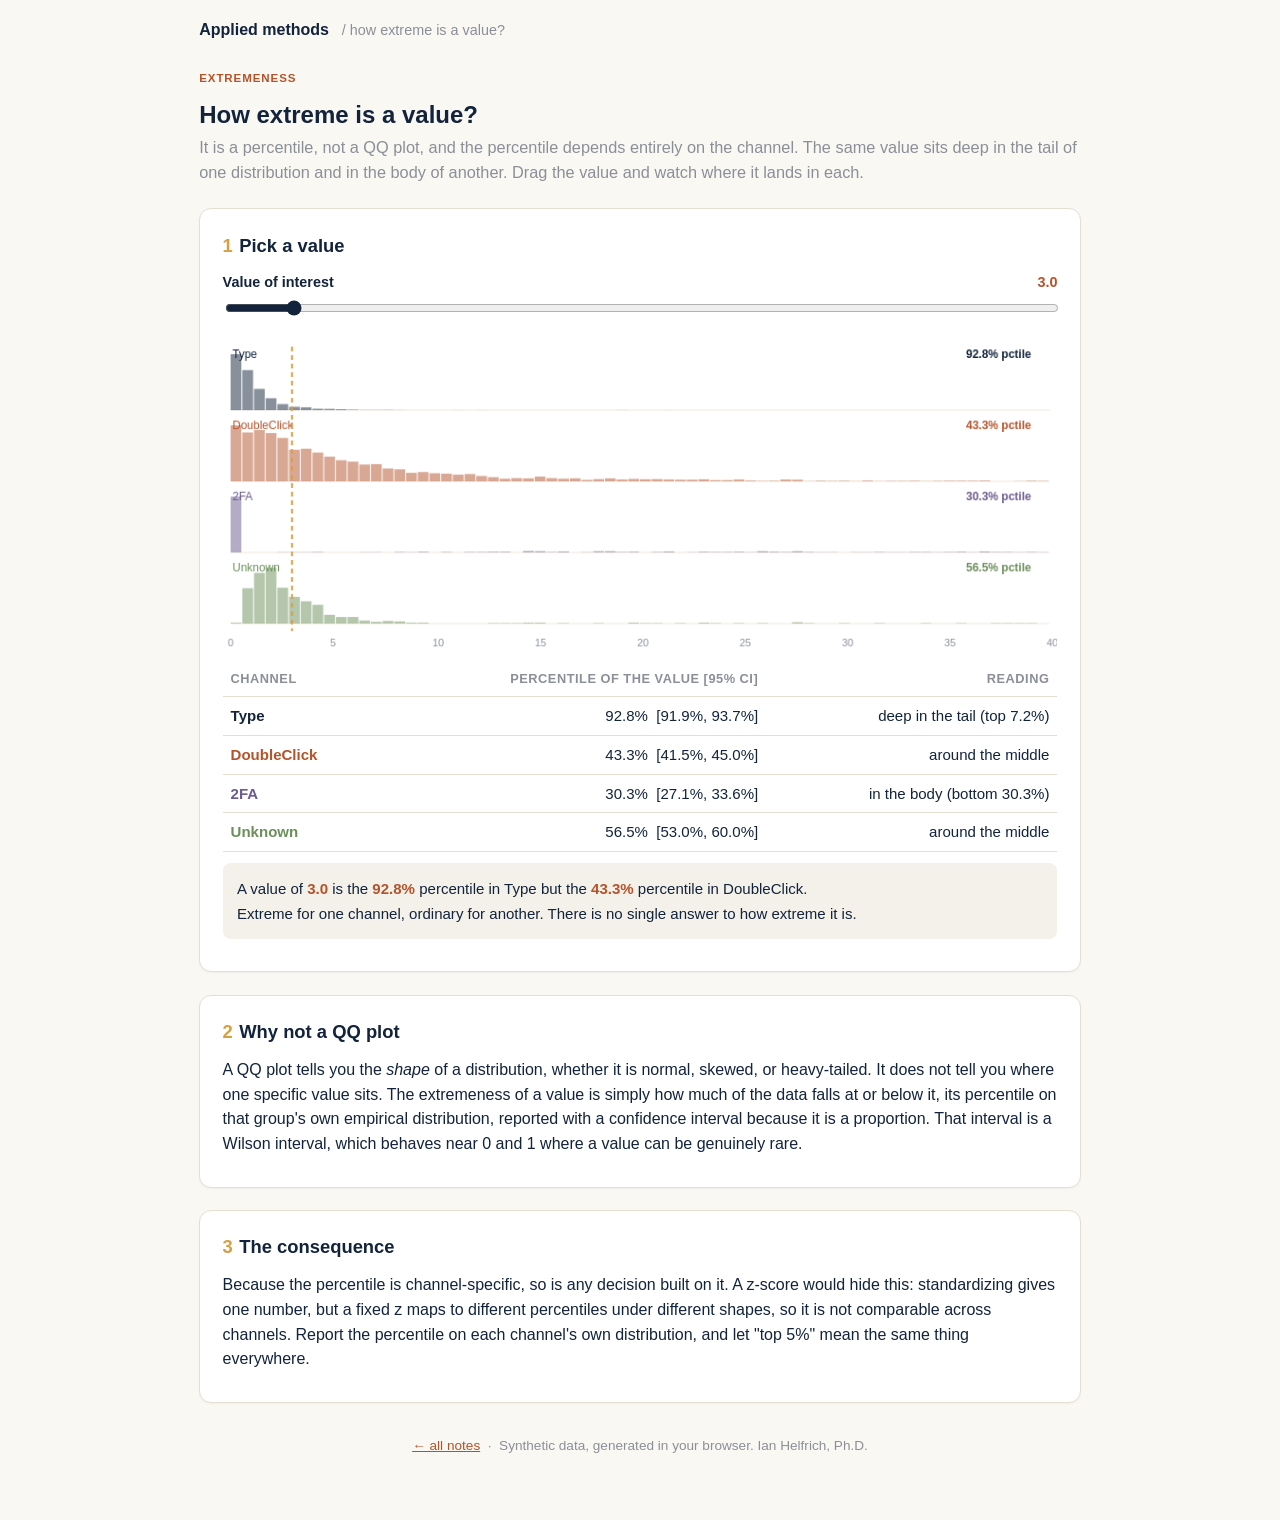
<file: extremeness.html>
<!doctype html>
<html lang="en">
<head>
<meta charset="utf-8">
<meta name="viewport" content="width=device-width, initial-scale=1">
<title>How extreme is a value?</title>
<link rel="stylesheet" href="style.css">
</head>
<body>
<nav class="top"><a class="home" href="index.html">Applied methods</a><span class="crumb">/ how extreme is a value?</span></nav>
<div class="wrap">
<header>
  <div class="tag">Extremeness</div>
  <h1>How extreme is a value?</h1>
  <p class="sub">It is a percentile, not a QQ plot, and the percentile depends entirely on the channel. The same value sits deep in the tail of one distribution and in the body of another. Drag the value and watch where it lands in each.</p>
</header>

<div class="card">
  <h2><span class="n">1</span>Pick a value</h2>
  <div class="controls"><div class="ctrl">
    <label>Value of interest <b id="vOut"></b></label>
    <input id="v" type="range" min="0" max="40" step="0.1" value="3">
  </div></div>
  <canvas id="dens" width="880" height="330"></canvas>
  <table>
    <thead><tr><th>channel</th><th>percentile of the value [95% CI]</th><th>reading</th></tr></thead>
    <tbody id="tbody"></tbody>
  </table>
  <div class="verdict"><div class="row" id="v1"></div><div class="row" id="v2"></div></div>
</div>

<div class="card">
  <h2><span class="n">2</span>Why not a QQ plot</h2>
  <p>A QQ plot tells you the <em>shape</em> of a distribution, whether it is normal, skewed, or heavy-tailed. It does not tell you where one specific value sits. The extremeness of a value is simply how much of the data falls at or below it, its percentile on that group's own empirical distribution, reported with a confidence interval because it is a proportion. That interval is a Wilson interval, which behaves near 0 and 1 where a value can be genuinely rare.</p>
</div>

<div class="card">
  <h2><span class="n">3</span>The consequence</h2>
  <p>Because the percentile is channel-specific, so is any decision built on it. A z-score would hide this: standardizing gives one number, but a fixed z maps to different percentiles under different shapes, so it is not comparable across channels. Report the percentile on each channel's own distribution, and let "top 5%" mean the same thing everywhere.</p>
</div>

<footer><a href="index.html">← all notes</a> &nbsp;·&nbsp; Synthetic data, generated in your browser. Ian Helfrich, Ph.D.</footer>
</div>

<script src="lib.js"></script>
<script>
const $=id=>document.getElementById(id);
const CH = channels(3000);
const XMAX=40;
const cv=$("dens"), ctx=cv.getContext("2d");
const W=cv.width,H=cv.height, mL=8,mR=8,mT=8,mB=22;
const rowH=(H-mT-mB)/CH.length;
const px=x=>mL+(x/XMAX)*(W-mL-mR);

// precompute histograms per channel (density, clipped to XMAX)
const BINS=70, bw=XMAX/BINS;
CH.forEach(c=>{ const h=new Array(BINS).fill(0); let inr=0;
  for(const val of c.data){ if(val<XMAX){ h[Math.min(BINS-1,Math.floor(val/bw))]++; inr++; } }
  const mx=Math.max(...h,1); c.hist=h.map(z=>z/mx);
});

function drawBase(){
  ctx.clearRect(0,0,W,H);
  ctx.fillStyle=PAL.dim;ctx.font="11px -apple-system,sans-serif";
  for(let x=0;x<=XMAX;x+=5){ctx.fillText(x,px(x)-3,H-6);}
  CH.forEach((c,r)=>{
    const top=mT+r*rowH, base=top+rowH-8;
    // baseline
    ctx.strokeStyle="#eee7db";ctx.beginPath();ctx.moveTo(mL,base);ctx.lineTo(W-mR,base);ctx.stroke();
    // histogram
    ctx.fillStyle=c.color;ctx.globalAlpha=.5;
    const bx=(W-mL-mR)/BINS;
    c.hist.forEach((z,i)=>{const bh=z*(rowH-16);ctx.fillRect(mL+i*bx,base-bh,bx-1,bh);});
    ctx.globalAlpha=1;
    ctx.fillStyle=c.color;ctx.font="12px -apple-system,sans-serif";
    ctx.fillText(c.name, mL+2, top+12);
  });
}
function update(){
  const v=+$("v").value; $("vOut").textContent=v.toFixed(1);
  drawBase();
  // vertical value line across all rows
  ctx.strokeStyle=PAL.gold;ctx.lineWidth=2;ctx.setLineDash([5,4]);
  ctx.beginPath();ctx.moveTo(px(v),mT);ctx.lineTo(px(v),H-mB);ctx.stroke();ctx.setLineDash([]);
  let rows="";
  CH.forEach((c,r)=>{
    const n=c.data.length; let k=0; for(const val of c.data) if(val<=v) k++;
    const [lo,ph,hi]=wilson(k,n);
    // annotate percentile at the row
    const top=mT+r*rowH;
    ctx.fillStyle=c.color;ctx.font="bold 12px -apple-system,sans-serif";
    ctx.fillText(pct(ph)+" pctile", W-96, top+12);
    const flag=1-ph;
    const reading = ph>=0.9 ? `deep in the tail (top ${pct(flag)})`
                  : ph>=0.6 ? `above typical`
                  : ph>=0.35 ? `around the middle`
                  : `in the body (bottom ${pct(ph)})`;
    rows+=`<tr><td><b style="color:${c.color}">${c.name}</b></td><td>${pct(ph)} &nbsp;[${pct(lo)}, ${pct(hi)}]</td><td>${reading}</td></tr>`;
  });
  $("tbody").innerHTML=rows;
  let kt=0; for(const val of CH[0].data) if(val<=v) kt++;
  let kd=0; for(const val of CH[1].data) if(val<=v) kd++;
  const pt=kt/CH[0].data.length, pd=kd/CH[1].data.length;
  $("v1").innerHTML=`A value of <b>${v.toFixed(1)}</b> is the <b>${pct(pt)}</b> percentile in ${CH[0].name} but the <b>${pct(pd)}</b> percentile in ${CH[1].name}.`;
  $("v2").innerHTML = (pt>0.8 && pd<0.5)
    ? "Extreme for one channel, ordinary for another. There is no single answer to how extreme it is."
    : "Slide toward the low end and the ordering of who finds it extreme can flip.";
}
$("v").addEventListener("input",update);
update();
</script>
</body>
</html>
</file>
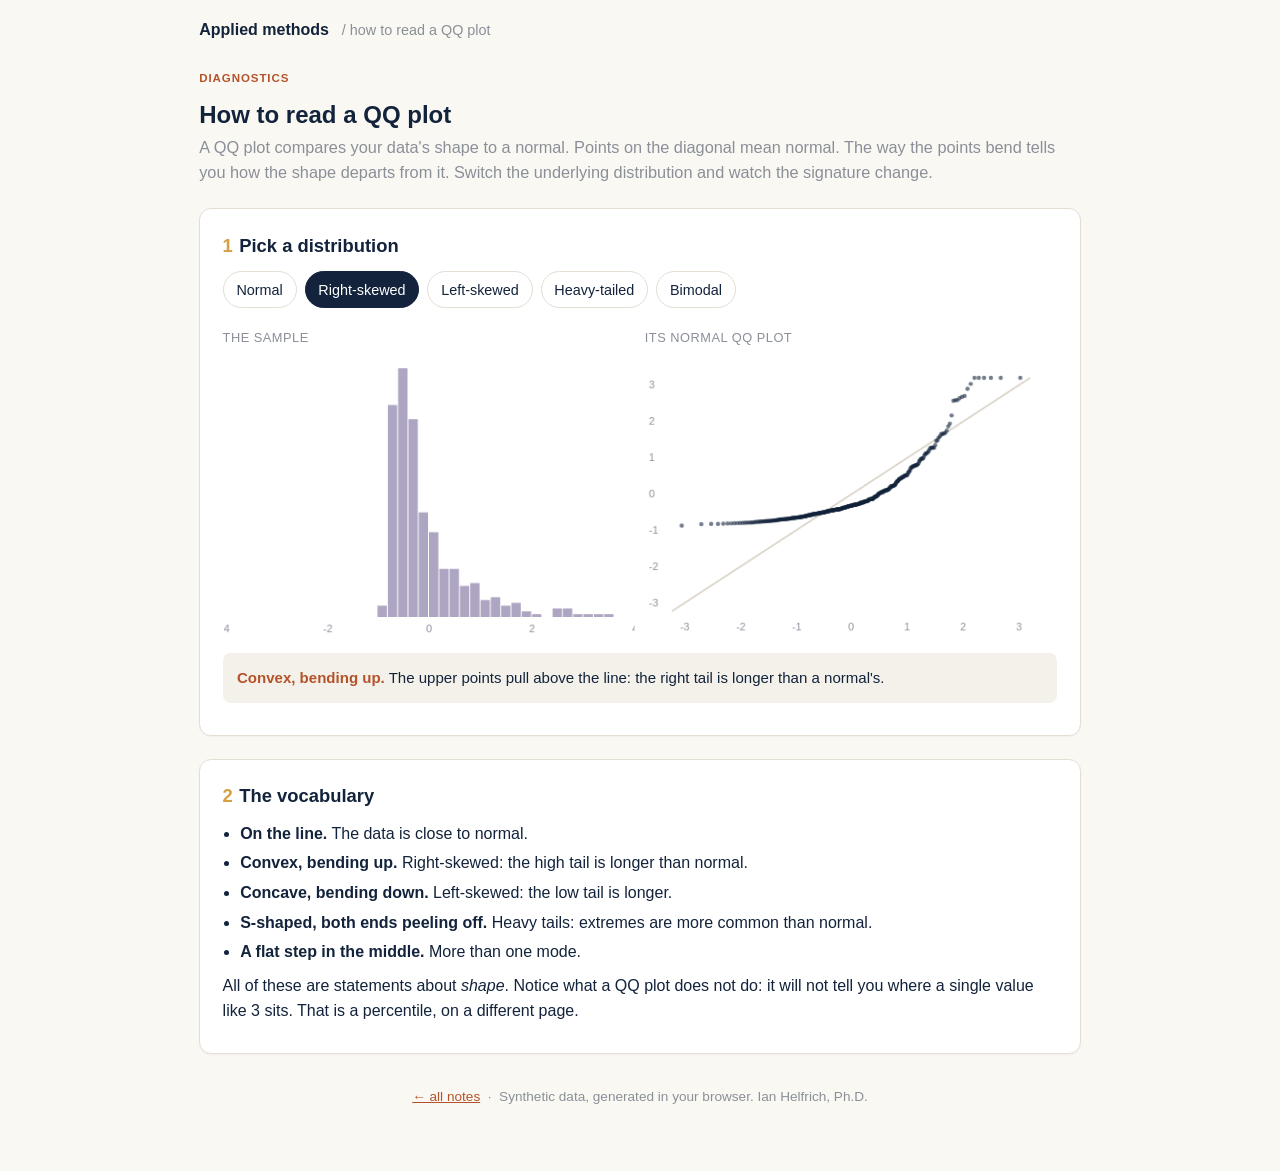
<file: qqplot.html>
<!doctype html>
<html lang="en">
<head>
<meta charset="utf-8">
<meta name="viewport" content="width=device-width, initial-scale=1">
<title>How to read a QQ plot</title>
<link rel="stylesheet" href="style.css">
<style>
  .shapes{display:flex;flex-wrap:wrap;gap:.5rem;margin:.4rem 0 1rem}
  .shapes button{font:inherit;font-size:.9rem;padding:.4rem .8rem;border-radius:20px;
    border:1px solid var(--line);background:#fff;color:var(--ink);cursor:pointer}
  .shapes button.on{background:var(--ink);color:#fff;border-color:var(--ink)}
  .panes{display:grid;grid-template-columns:1fr;gap:.6rem}
  @media(min-width:640px){.panes{grid-template-columns:1fr 1fr}}
  .paneTitle{font-size:.8rem;color:var(--dim);text-transform:uppercase;letter-spacing:.04em;margin:.2rem 0 -.2rem}
</style>
</head>
<body>
<nav class="top"><a class="home" href="index.html">Applied methods</a><span class="crumb">/ how to read a QQ plot</span></nav>
<div class="wrap">
<header>
  <div class="tag">Diagnostics</div>
  <h1>How to read a QQ plot</h1>
  <p class="sub">A QQ plot compares your data's shape to a normal. Points on the diagonal mean normal. The way the points bend tells you how the shape departs from it. Switch the underlying distribution and watch the signature change.</p>
</header>

<div class="card">
  <h2><span class="n">1</span>Pick a distribution</h2>
  <div class="shapes" id="shapes"></div>
  <div class="panes">
    <div><div class="paneTitle">the sample</div><canvas id="hist" width="430" height="300"></canvas></div>
    <div><div class="paneTitle">its normal QQ plot</div><canvas id="qq" width="430" height="300"></canvas></div>
  </div>
  <div class="verdict"><div class="row" id="sig"></div></div>
</div>

<div class="card">
  <h2><span class="n">2</span>The vocabulary</h2>
  <ul>
    <li><b>On the line.</b> The data is close to normal.</li>
    <li><b>Convex, bending up.</b> Right-skewed: the high tail is longer than normal.</li>
    <li><b>Concave, bending down.</b> Left-skewed: the low tail is longer.</li>
    <li><b>S-shaped, both ends peeling off.</b> Heavy tails: extremes are more common than normal.</li>
    <li><b>A flat step in the middle.</b> More than one mode.</li>
  </ul>
  <p>All of these are statements about <em>shape</em>. Notice what a QQ plot does not do: it will not tell you where a single value like 3 sits. That is a percentile, on a different page.</p>
</div>

<footer><a href="index.html">← all notes</a> &nbsp;·&nbsp; Synthetic data, generated in your browser. Ian Helfrich, Ph.D.</footer>
</div>

<script src="lib.js"></script>
<script>
function qnorm(p){
  const a=[-39.69683028665376,220.9460984245205,-275.9285104469687,138.3577518672690,-30.66479806614716,2.506628277459239];
  const b=[-54.47609879822406,161.5858368580409,-155.6989798598866,66.80131188771972,-13.28068155288572];
  const c=[-0.007784894002430293,-0.3223964580411365,-2.400758277161838,-2.549732539343734,4.374664141464968,2.938163982698783];
  const d=[0.007784695709041462,0.3224671290700398,2.445134137142996,3.754408661907416];
  const pl=0.02425,ph=1-pl;let q,r;
  if(p<pl){q=Math.sqrt(-2*Math.log(p));return(((((c[0]*q+c[1])*q+c[2])*q+c[3])*q+c[4])*q+c[5])/((((d[0]*q+d[1])*q+d[2])*q+d[3])*q+1);}
  if(p<=ph){q=p-0.5;r=q*q;return(((((a[0]*r+a[1])*r+a[2])*r+a[3])*r+a[4])*r+a[5])*q/(((((b[0]*r+b[1])*r+b[2])*r+b[3])*r+b[4])*r+1);}
  q=Math.sqrt(-2*Math.log(1-p));return-(((((c[0]*q+c[1])*q+c[2])*q+c[3])*q+c[4])*q+c[5])/((((d[0]*q+d[1])*q+d[2])*q+d[3])*q+1);
}
const SHAPES=[
  {key:"normal", label:"Normal", sig:"<b>On the line.</b> The points hug the diagonal. This is the reference: a normal distribution."},
  {key:"right", label:"Right-skewed", sig:"<b>Convex, bending up.</b> The upper points pull above the line: the right tail is longer than a normal's."},
  {key:"left", label:"Left-skewed", sig:"<b>Concave, bending down.</b> The lower points fall below the line: the left tail is the long one."},
  {key:"heavy", label:"Heavy-tailed", sig:"<b>S-shaped.</b> Both ends peel away from the line: extremes in both directions are more common than normal."},
  {key:"bimodal", label:"Bimodal", sig:"<b>A flat step through the middle.</b> Two modes show up as a plateau where the points cross the center, not a single clean slope."},
];
function sample(key){
  const rng=mulberry32(7); const N=makeNormal(rng); const n=400; const out=[];
  const chi=k=>{let s=0;for(let i=0;i<k;i++){const z=N();s+=z*z;}return s;};
  for(let i=0;i<n;i++){
    let v;
    if(key==="normal") v=N();
    else if(key==="right") v=Math.exp(0.9*N());
    else if(key==="left") v=-Math.exp(0.9*N());
    else if(key==="heavy") v=N()/Math.sqrt(chi(4)/4);      // t with 4 df
    else v=(rng()<0.5?-2.3:2.3)+N()*0.7;                   // bimodal
    out.push(v);
  }
  const m=mean(out), sd=Math.sqrt(variance(out));
  return out.map(x=>(x-m)/sd);                             // standardized
}
const $=id=>document.getElementById(id);
let cur="right";
$("shapes").innerHTML=SHAPES.map(s=>`<button data-k="${s.key}">${s.label}</button>`).join("");
$("shapes").querySelectorAll("button").forEach(b=>b.addEventListener("click",()=>{cur=b.dataset.k;render();}));

function drawHist(x){
  const c=$("hist"),ctx=c.getContext("2d");const W=c.width,H=c.height;ctx.clearRect(0,0,W,H);
  const lo=-4,hi=4,BINS=40,bw=(hi-lo)/BINS;const h=new Array(BINS).fill(0);
  for(const v of x){if(v>=lo&&v<hi)h[Math.floor((v-lo)/bw)]++;}
  const mx=Math.max(...h,1),bx=W/BINS,base=H-22;
  ctx.fillStyle=PAL.violet;ctx.globalAlpha=.55;
  h.forEach((z,i)=>{const bh=z/mx*(H-40);ctx.fillRect(i*bx,base-bh,bx-1,bh);});
  ctx.globalAlpha=1;ctx.fillStyle=PAL.dim;ctx.font="11px -apple-system,sans-serif";
  for(let t=-4;t<=4;t+=2){ctx.fillText(t,(t-lo)/(hi-lo)*W-3,H-6);}
}
function drawQQ(x){
  const c=$("qq"),ctx=c.getContext("2d");const W=c.width,H=c.height;ctx.clearRect(0,0,W,H);
  const m=28,lo=-3.2,hi=3.2;const sc=t=>({X:m+(t-lo)/(hi-lo)*(W-2*m),Y:H-m-(t-lo)/(hi-lo)*(H-2*m)});
  // reference line y=x
  ctx.strokeStyle="#d9d2c6";ctx.lineWidth=1.5;const a=sc(lo),b=sc(hi);
  ctx.beginPath();ctx.moveTo(a.X,a.Y);ctx.lineTo(b.X,b.Y);ctx.stroke();
  // axes ticks
  ctx.fillStyle=PAL.dim;ctx.font="11px -apple-system,sans-serif";
  for(let t=-3;t<=3;t+=1){const p=sc(t);ctx.fillText(t,p.X-3,H-8);ctx.fillText(t,4,p.Y+3);}
  // points
  const s=x.slice().sort((u,v)=>u-v),n=s.length;
  ctx.fillStyle=PAL.ink;
  for(let i=0;i<n;i++){const th=qnorm((i+0.5)/n);const p=sc(Math.max(lo,Math.min(hi,th)));
    const yy=Math.max(lo,Math.min(hi,s[i]));const q=sc(yy);
    ctx.globalAlpha=.6;ctx.beginPath();ctx.arc(p.X,q.Y,2.2,0,7);ctx.fill();}
  ctx.globalAlpha=1;
}
function render(){
  $("shapes").querySelectorAll("button").forEach(b=>b.classList.toggle("on",b.dataset.k===cur));
  const x=sample(cur); drawHist(x); drawQQ(x);
  $("sig").innerHTML=SHAPES.find(s=>s.key===cur).sig;
}
render();
</script>
</body>
</html>
</file>
<file: style.css>
:root{
  --ink:#12233b; --rust:#b4532a; --sage:#6b8e5a; --gold:#d69f43;
  --violet:#6b5b8e; --dim:#8a8f98; --paper:#faf8f3; --line:#e4ded3; --card:#ffffff;
}
*{box-sizing:border-box}
body{margin:0;background:var(--paper);color:var(--ink);
  font-family:-apple-system,BlinkMacSystemFont,"Segoe UI",Roboto,Helvetica,Arial,sans-serif;
  line-height:1.55;}
a{color:var(--rust)} a:hover{color:var(--ink)}
.wrap{max-width:920px;margin:0 auto;padding:1.2rem 1.2rem 4rem}
nav.top{max-width:920px;margin:0 auto;padding:1.1rem 1.2rem .2rem;display:flex;
  align-items:baseline;gap:.8rem;flex-wrap:wrap}
nav.top a.home{font-weight:800;color:var(--ink);text-decoration:none;font-size:1rem}
nav.top a.home:hover{color:var(--rust)}
nav.top .crumb{color:var(--dim);font-size:.9rem}
header h1{font-size:1.5rem;line-height:1.25;margin:.4rem 0 .3rem}
header p.sub{color:var(--dim);margin:.2rem 0 0;font-size:1.02rem}
.tag{display:inline-block;font-size:.72rem;letter-spacing:.08em;text-transform:uppercase;
  color:var(--rust);font-weight:700;margin-bottom:.4rem}
.card{background:var(--card);border:1px solid var(--line);border-radius:12px;
  padding:1.3rem 1.4rem;margin:1.4rem 0;box-shadow:0 1px 2px rgba(18,35,59,.04)}
h2{font-size:1.15rem;margin:.1rem 0 .7rem;color:var(--ink)}
h2 .n{color:var(--gold);font-weight:800;margin-right:.4rem}
p{margin:.55rem 0}
code,.mono{font-family:ui-monospace,SFMono-Regular,Menlo,monospace;font-size:.9em}
.eq{background:#f4f1ea;border-left:3px solid var(--gold);padding:.5rem .9rem;border-radius:6px;margin:.7rem 0}
ul{margin:.4rem 0 .4rem 1.1rem;padding:0} li{margin:.3rem 0}
.pill{display:inline-block;padding:.05rem .5rem;border-radius:20px;font-size:.82rem;font-weight:600}
.pill.ink{background:#e7ecf3;color:var(--ink)} .pill.rust{background:#f4e3da;color:var(--rust)}
.controls{display:grid;grid-template-columns:1fr;gap:1rem;margin:.6rem 0 1rem}
.ctrl label{display:flex;justify-content:space-between;font-size:.9rem;font-weight:600;margin-bottom:.25rem}
.ctrl label b{color:var(--rust);font-variant-numeric:tabular-nums}
input[type=range]{width:100%;accent-color:var(--ink)}
canvas{width:100%;height:auto;display:block;margin:.4rem 0 .2rem;border-radius:8px}
table{width:100%;border-collapse:collapse;margin:.6rem 0;font-size:.94rem}
th,td{text-align:right;padding:.45rem .5rem;border-bottom:1px solid var(--line);font-variant-numeric:tabular-nums}
th:first-child,td:first-child{text-align:left}
thead th{color:var(--dim);font-weight:600;font-size:.8rem;text-transform:uppercase;letter-spacing:.04em}
.verdict{background:#f4f1ea;border-radius:8px;padding:.7rem .9rem;margin:.7rem 0;font-size:.94rem}
.verdict b{color:var(--rust)} .verdict .row{margin:.15rem 0}
pre{background:var(--ink);color:#eef2f7;padding:1rem 1.1rem;border-radius:10px;overflow:auto;
  font-size:.86rem;line-height:1.5}
pre .c{color:#8fa6bd} pre .k{color:var(--gold)}
footer{color:var(--dim);font-size:.85rem;margin-top:2rem;text-align:center}
.legend{font-size:.85rem;color:var(--dim);margin:.1rem 0 .5rem;display:flex;gap:1.1rem;flex-wrap:wrap}
.legend span{white-space:nowrap} .legend b{font-weight:700}
/* landing grid */
.grid{display:grid;grid-template-columns:1fr;gap:1rem;margin:1.2rem 0}
@media(min-width:640px){ .grid{grid-template-columns:1fr 1fr} }
a.tile{display:block;text-decoration:none;color:inherit;background:var(--card);
  border:1px solid var(--line);border-radius:12px;padding:1.1rem 1.2rem;
  transition:transform .12s ease, box-shadow .12s ease}
a.tile:hover{transform:translateY(-2px);box-shadow:0 6px 18px rgba(18,35,59,.09)}
a.tile h3{margin:.1rem 0 .35rem;font-size:1.05rem;color:var(--ink)}
a.tile p{margin:0;color:var(--dim);font-size:.92rem}
a.tile .k{display:inline-block;font-size:.72rem;font-weight:700;letter-spacing:.06em;
  text-transform:uppercase;color:var(--rust);margin-bottom:.5rem}
@media(min-width:640px){ .controls.two{grid-template-columns:1fr 1fr}
  .controls.three{grid-template-columns:1fr 1fr 1fr} }

/* 3D hero scenes -- one visual anchor per module, above the numbered cards */
.card.hero3d{padding:1.1rem 1.1rem 1.3rem}
.hero3d .hero-kicker{font-size:.72rem;font-weight:700;letter-spacing:.07em;text-transform:uppercase;
  color:var(--gold);margin:0 0 .3rem}
.hero3d .hero-host{width:100%;border-radius:10px;overflow:hidden;background:var(--paper);
  touch-action:pan-y}
.hero3d .hero-host canvas{display:block}
.hero3d .hero-hint{font-size:.78rem;color:var(--dim);margin:.5rem 0 0;text-align:center}
.hero3d .hero-caption{font-size:.94rem;margin:.7rem 0 0}
.hero3d .hero-readout{display:flex;flex-wrap:wrap;gap:.5rem 1.4rem;margin:.6rem 0 0;
  font-size:.86rem;color:var(--ink);font-variant-numeric:tabular-nums}
.hero3d .hero-readout b{color:var(--rust)}
.hero3d .hero-fallback{display:flex;align-items:center;justify-content:center;min-height:260px;
  background:#f4f1ea;border-radius:10px;color:var(--dim);font-size:.92rem;text-align:center;padding:1.5rem}

/* live R cells -- a real R runtime (WebAssembly), not a mock */
.liver-shell{border:1px solid var(--line);border-radius:10px;overflow:hidden;background:#fff}
.liver-ed{overflow-y:auto;border-bottom:1px solid var(--line)}
.liver-ed .cm-editor{height:100%}
.liver-ed .cm-scroller{overflow:auto}
.liver-bar{display:flex;align-items:center;gap:.6rem;padding:.5rem .6rem;background:#f4f1ea}
.liver-run{font:inherit;font-size:.86rem;font-weight:700;padding:.4rem .9rem;border-radius:7px;
  border:1px solid var(--ink);background:var(--ink);color:#fff;cursor:pointer}
.liver-run:disabled{opacity:.55;cursor:progress}
.liver-run:not(:disabled):hover{background:var(--rust);border-color:var(--rust)}
.liver-reset{font:inherit;font-size:.8rem;padding:.4rem .7rem;border-radius:7px;
  border:1px solid var(--line);background:#fff;color:var(--dim);cursor:pointer}
.liver-reset:hover{color:var(--ink);border-color:var(--ink)}
.liver-status{font-size:.8rem;color:var(--dim)}
.liver-out{background:var(--ink);color:#eef2f7;padding:.7rem .9rem;font-family:ui-monospace,SFMono-Regular,Menlo,monospace;
  font-size:.85rem;white-space:pre-wrap;word-break:break-word;max-height:420px;overflow:auto}
.liver-line{line-height:1.5}
.liver-stdout{color:#eef2f7}
.liver-echo{color:#8fa6bd}
.liver-stderr,.liver-error{color:#f2b8a0}
.liver-warning{color:#f0d29a}
.liver-empty{color:#8fa6bd;font-style:italic}
.liver-running{color:#8fa6bd}
.liver-plot{display:block;max-width:100%;height:auto;margin:.5rem 0;border-radius:6px;background:#fff}
.liver-fallback{padding:.8rem;color:var(--dim);font-size:.88rem}
.liver-textarea{width:100%;min-height:100px;font-family:ui-monospace,monospace;font-size:.85rem;
  border:1px solid var(--line);border-radius:6px;padding:.5rem;margin-top:.4rem}
</file>
